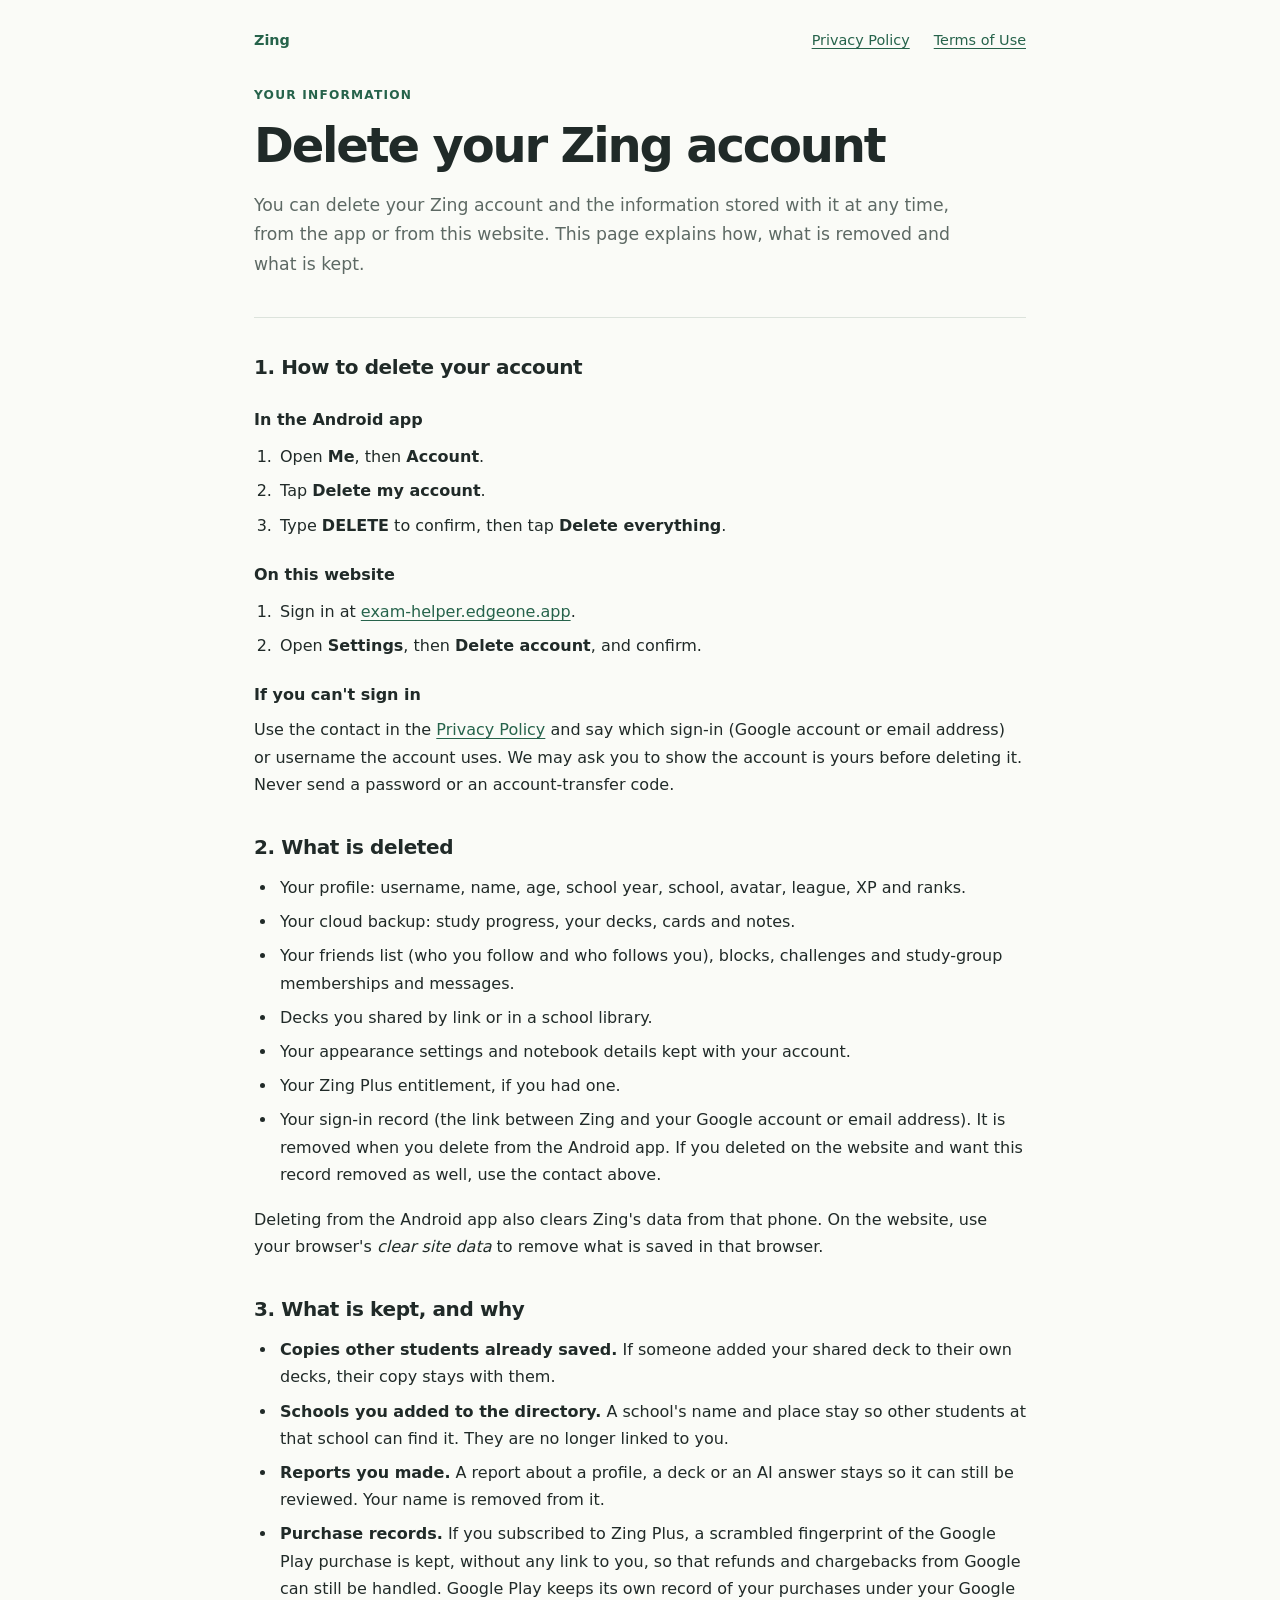
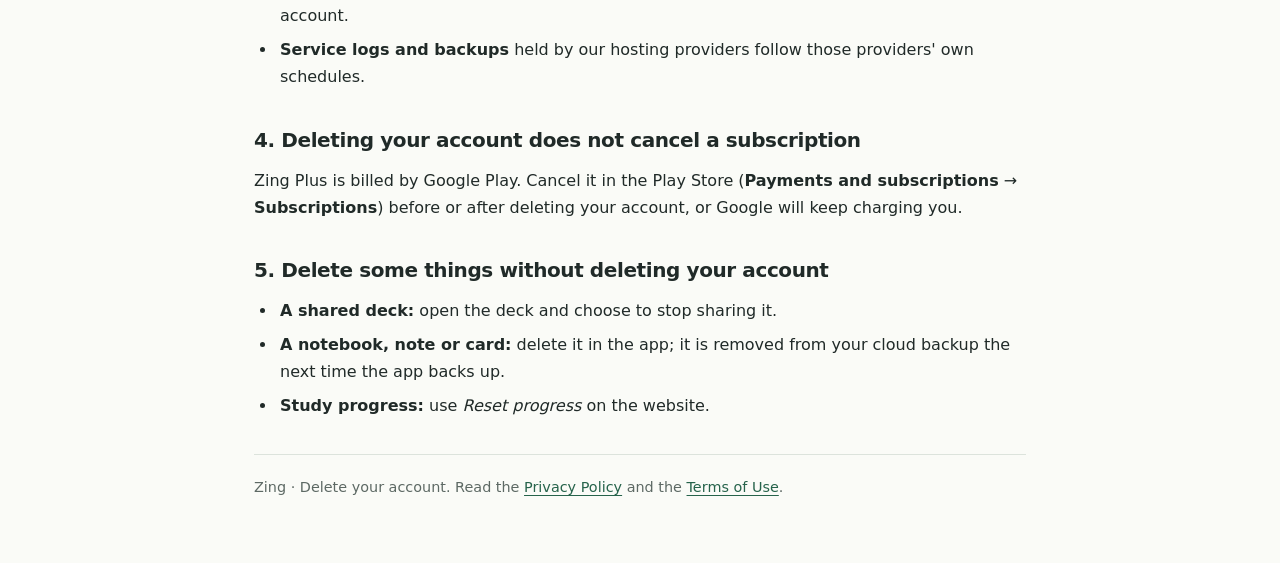
<file: delete-account.html>
<!doctype html>
<html lang="en">
<head>
  <meta charset="utf-8">
  <meta name="viewport" content="width=device-width, initial-scale=1">
  <title>Delete your account · Zing</title>
  <style>
    :root { color-scheme:light; --ink:#202a28; --muted:#5d6964; --line:#dce3dc; --green:#26634b; --paper:#fafbf7; }
    * { box-sizing:border-box; } body { margin:0; background:var(--paper); color:var(--ink); font:16px/1.7 system-ui,-apple-system,"Segoe UI",sans-serif; overflow-wrap:break-word; }
    .wrap { width:min(820px,100%); margin:auto; padding:28px 24px 64px; } a { color:var(--green); text-underline-offset:3px; } a:focus-visible { outline:3px solid #d8ae4e; outline-offset:4px; }
    nav { display:flex; flex-wrap:wrap; gap:12px 24px; font-size:.9rem; margin-bottom:28px; } .brand { color:var(--green); font-weight:750; text-decoration:none; margin-right:auto; }
    .draft { padding:13px 16px; background:#fff3d4; border:1px solid #e8d497; border-radius:12px; font-size:.9rem; margin-bottom:30px; }
    header { padding-bottom:24px; border-bottom:1px solid var(--line); } .eyebrow { color:var(--green); font-weight:700; letter-spacing:.1em; text-transform:uppercase; font-size:.76rem; }
    h1 { font-size:clamp(2.1rem,6vw,3rem); letter-spacing:-.045em; line-height:1.15; margin:10px 0 18px; } .lead { color:var(--muted); font-size:1.08rem; max-width:65ch; }
    h2 { font-size:1.25rem; letter-spacing:-.02em; margin:32px 0 10px; } h3 { font-size:1rem; margin:22px 0 8px; } p { margin:0 0 14px; } ul,ol { padding-left:23px; margin:10px 0 18px; } li { padding-left:3px; margin:7px 0; }
    .note { border-left:3px solid #9ab69f; background:#eff4ed; padding:14px 18px; border-radius:0 10px 10px 0; } .note p:last-child { margin-bottom:0; } footer { border-top:1px solid var(--line); margin-top:34px; padding-top:20px; color:var(--muted); font-size:.9rem; }
    @media print { .draft,nav { display:none; } body { background:white; } .wrap { width:100%; padding:0; } h2 { break-after:avoid; } }
  </style>
</head>
<body>
  <main class="wrap">
    <nav aria-label="Policy navigation"><a class="brand" href="https://exam-helper.edgeone.app/">Zing</a><a href="privacy.html">Privacy Policy</a><a href="terms.html">Terms of Use</a></nav>
    <header>
      <span class="eyebrow">Your information</span>
      <h1>Delete your Zing account</h1>
      <p class="lead">You can delete your Zing account and the information stored with it at any time, from the app or from this website. This page explains how, what is removed and what is kept.</p>
    </header>

    <h2>1. How to delete your account</h2>
    <h3>In the Android app</h3>
    <ol>
      <li>Open <strong>Me</strong>, then <strong>Account</strong>.</li>
      <li>Tap <strong>Delete my account</strong>.</li>
      <li>Type <strong>DELETE</strong> to confirm, then tap <strong>Delete everything</strong>.</li>
    </ol>
    <h3>On this website</h3>
    <ol>
      <li>Sign in at <a href="https://exam-helper.edgeone.app/">exam-helper.edgeone.app</a>.</li>
      <li>Open <strong>Settings</strong>, then <strong>Delete account</strong>, and confirm.</li>
    </ol>
    <h3>If you can't sign in</h3>
    <p>Use the contact in the <a href="privacy.html">Privacy Policy</a> and say which sign-in (Google account or email address) or username the account uses. We may ask you to show the account is yours before deleting it. Never send a password or an account-transfer code.</p>

    <h2>2. What is deleted</h2>
    <ul>
      <li>Your profile: username, name, age, school year, school, avatar, league, XP and ranks.</li>
      <li>Your cloud backup: study progress, your decks, cards and notes.</li>
      <li>Your friends list (who you follow and who follows you), blocks, challenges and study-group memberships and messages.</li>
      <li>Decks you shared by link or in a school library.</li>
      <li>Your appearance settings and notebook details kept with your account.</li>
      <li>Your Zing Plus entitlement, if you had one.</li>
      <li>Your sign-in record (the link between Zing and your Google account or email address). It is removed when you delete from the Android app. If you deleted on the website and want this record removed as well, use the contact above.</li>
    </ul>
    <p>Deleting from the Android app also clears Zing's data from that phone. On the website, use your browser's <em>clear site data</em> to remove what is saved in that browser.</p>

    <h2>3. What is kept, and why</h2>
    <ul>
      <li><strong>Copies other students already saved.</strong> If someone added your shared deck to their own decks, their copy stays with them.</li>
      <li><strong>Schools you added to the directory.</strong> A school's name and place stay so other students at that school can find it. They are no longer linked to you.</li>
      <li><strong>Reports you made.</strong> A report about a profile, a deck or an AI answer stays so it can still be reviewed. Your name is removed from it.</li>
      <li><strong>Purchase records.</strong> If you subscribed to Zing Plus, a scrambled fingerprint of the Google Play purchase is kept, without any link to you, so that refunds and chargebacks from Google can still be handled. Google Play keeps its own record of your purchases under your Google account.</li>
      <li><strong>Service logs and backups</strong> held by our hosting providers follow those providers' own schedules.</li>
    </ul>

    <h2>4. Deleting your account does not cancel a subscription</h2>
    <p>Zing Plus is billed by Google Play. Cancel it in the Play Store (<strong>Payments and subscriptions</strong> → <strong>Subscriptions</strong>) before or after deleting your account, or Google will keep charging you.</p>

    <h2>5. Delete some things without deleting your account</h2>
    <ul>
      <li><strong>A shared deck:</strong> open the deck and choose to stop sharing it.</li>
      <li><strong>A notebook, note or card:</strong> delete it in the app; it is removed from your cloud backup the next time the app backs up.</li>
      <li><strong>Study progress:</strong> use <em>Reset progress</em> on the website.</li>
    </ul>

    <footer>Zing · Delete your account. Read the <a href="privacy.html">Privacy Policy</a> and the <a href="terms.html">Terms of Use</a>.</footer>
  </main>
</body>
</html>
</file>
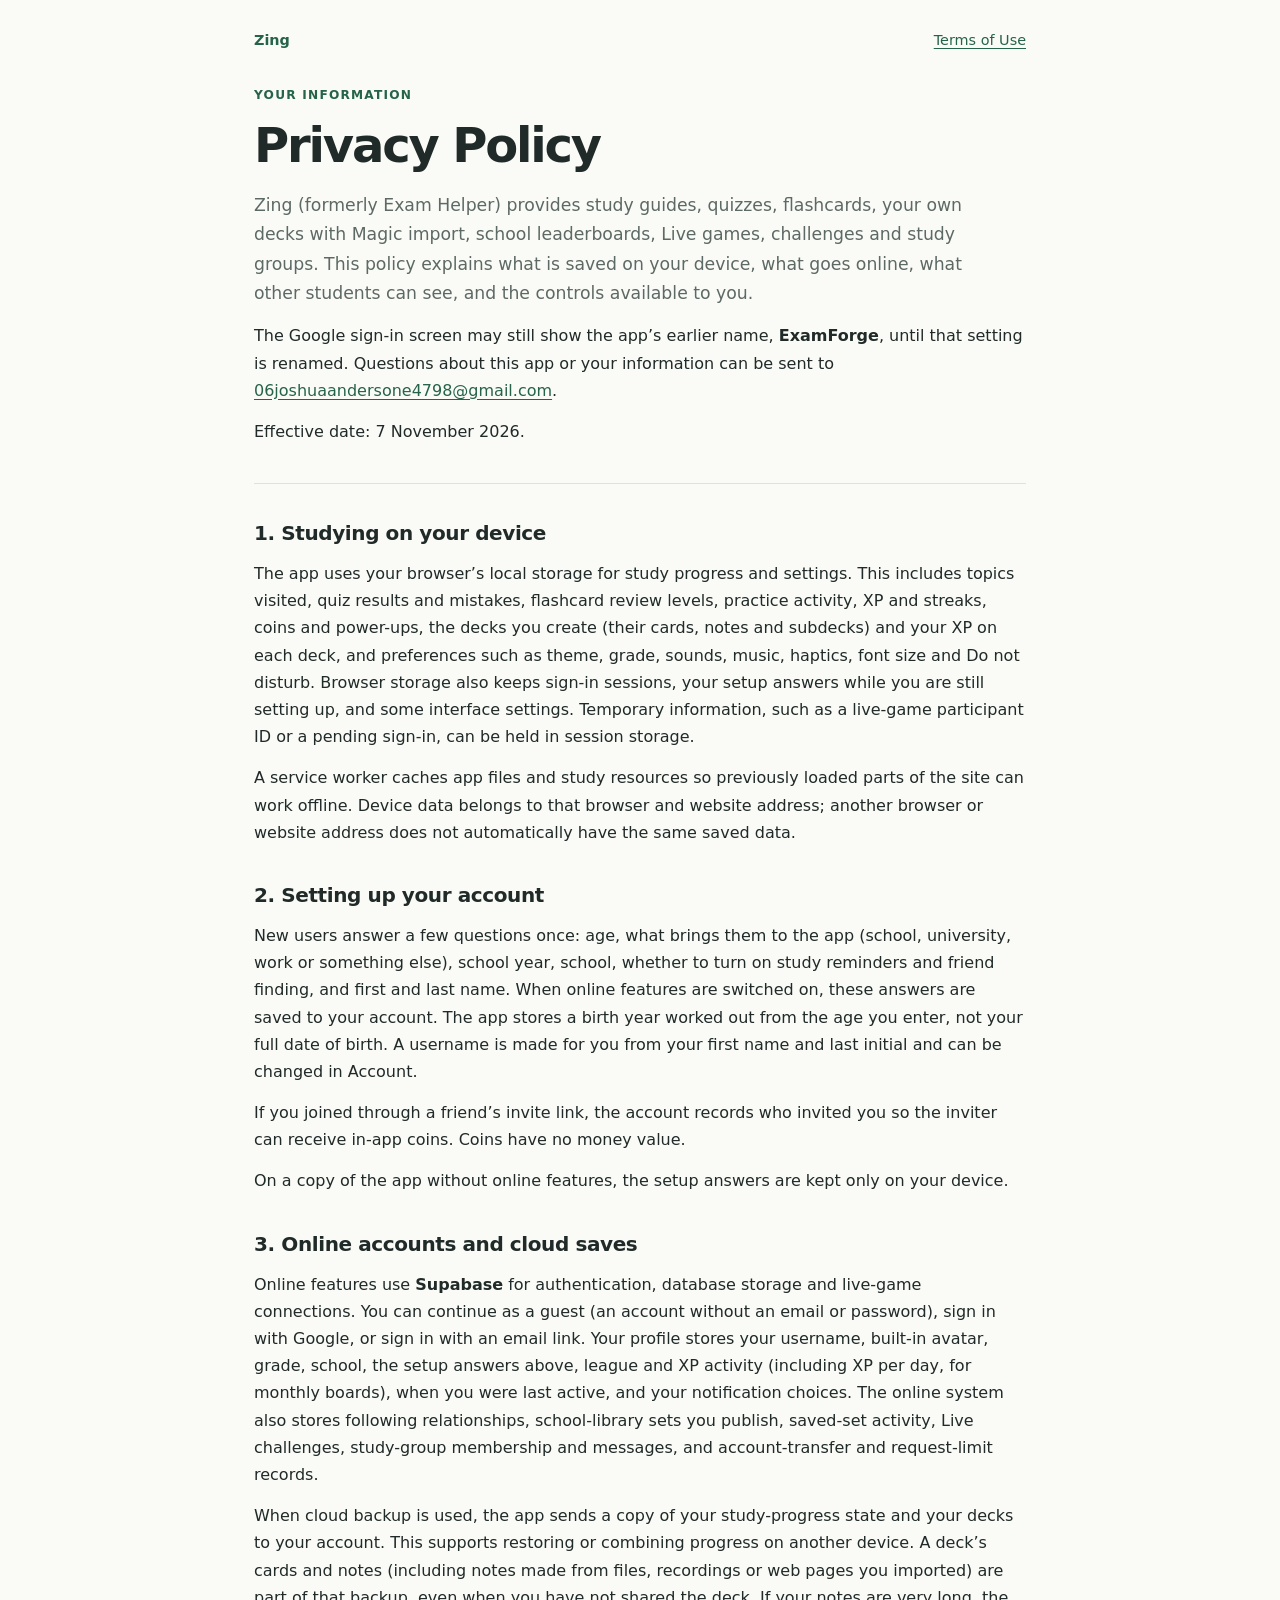
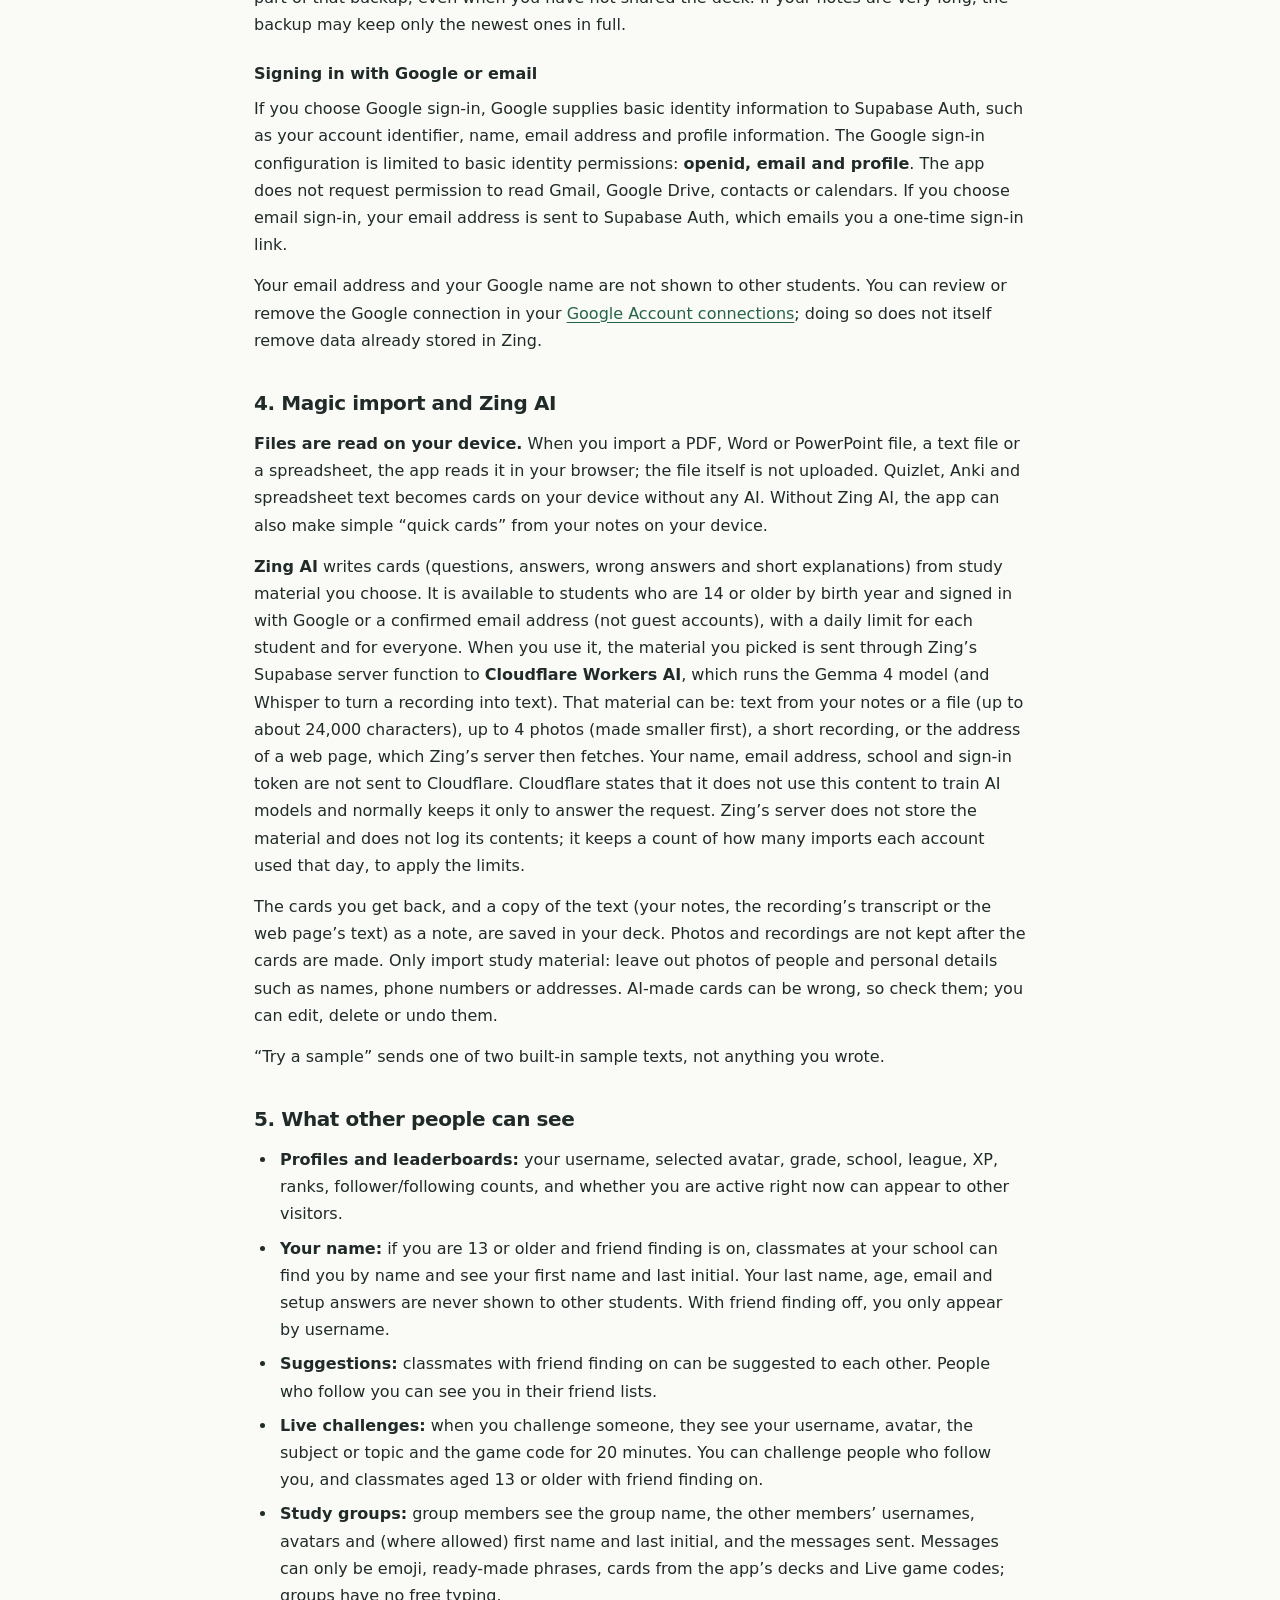
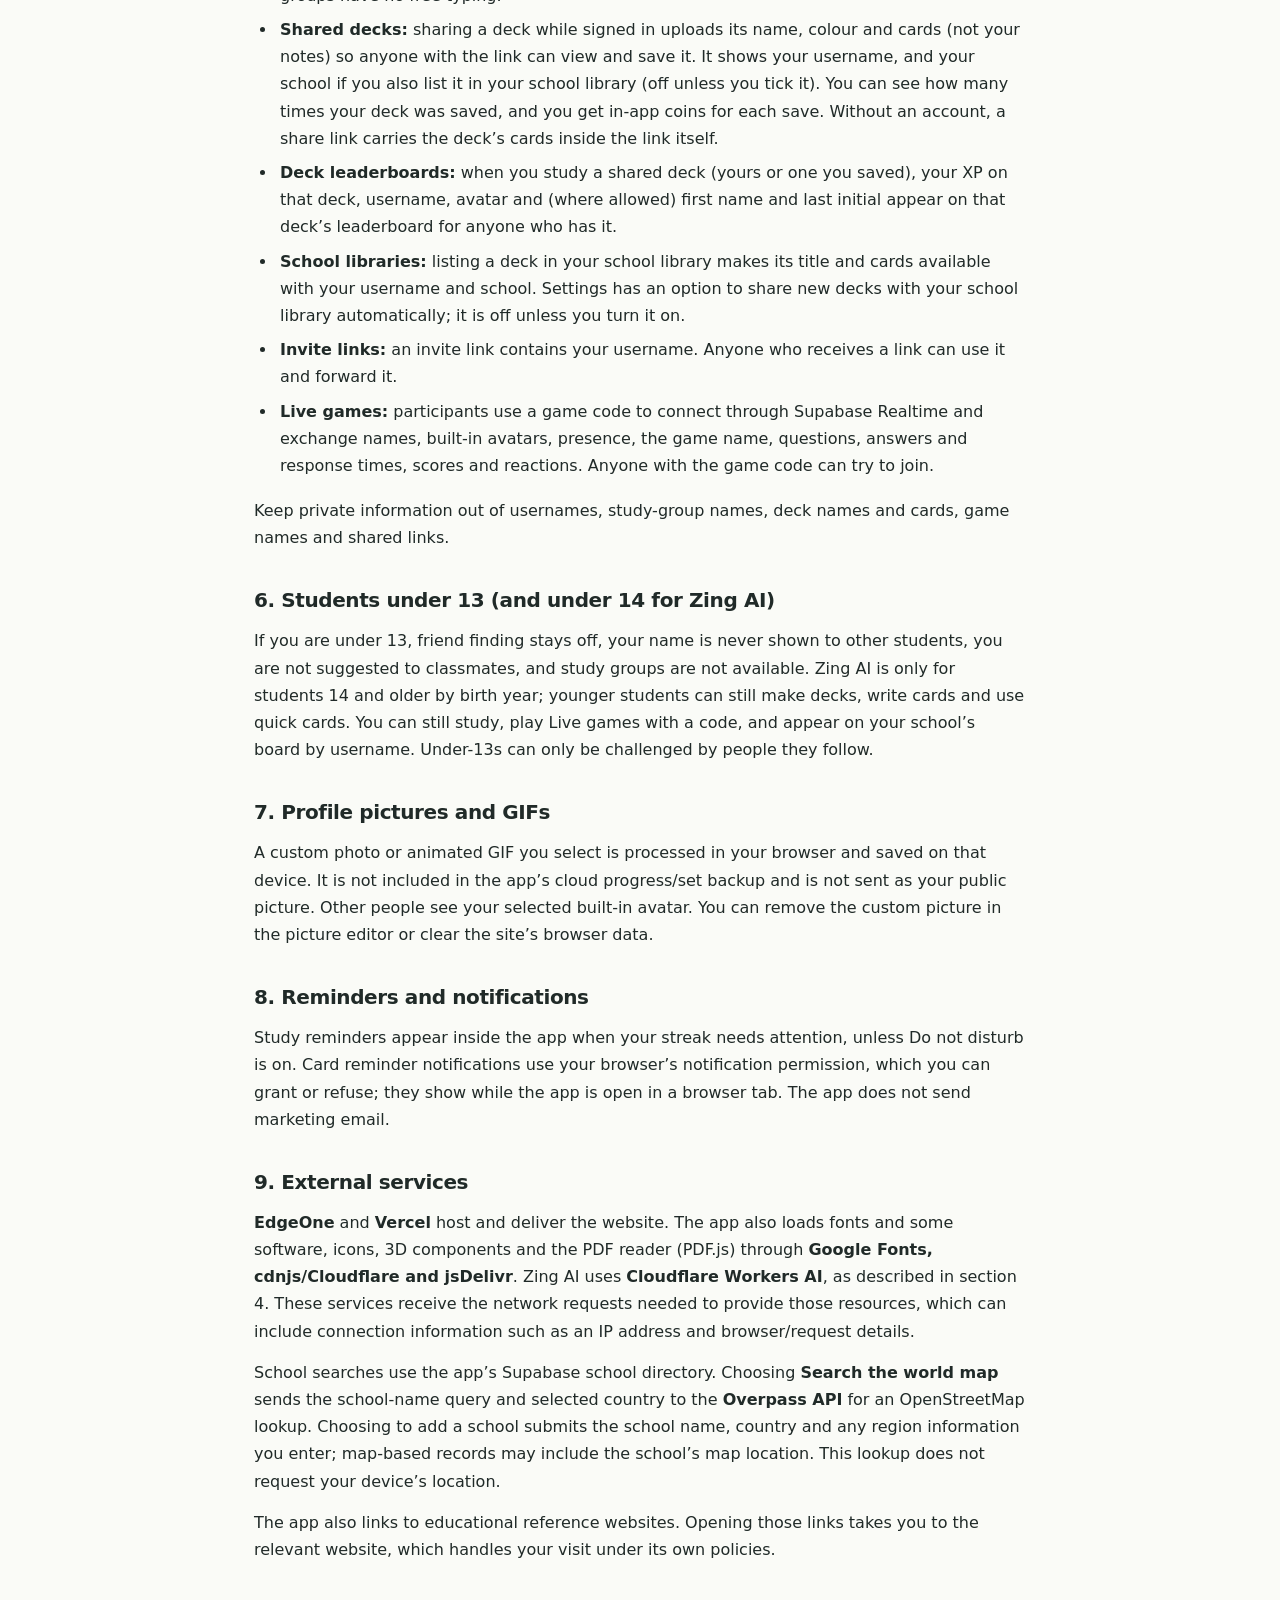
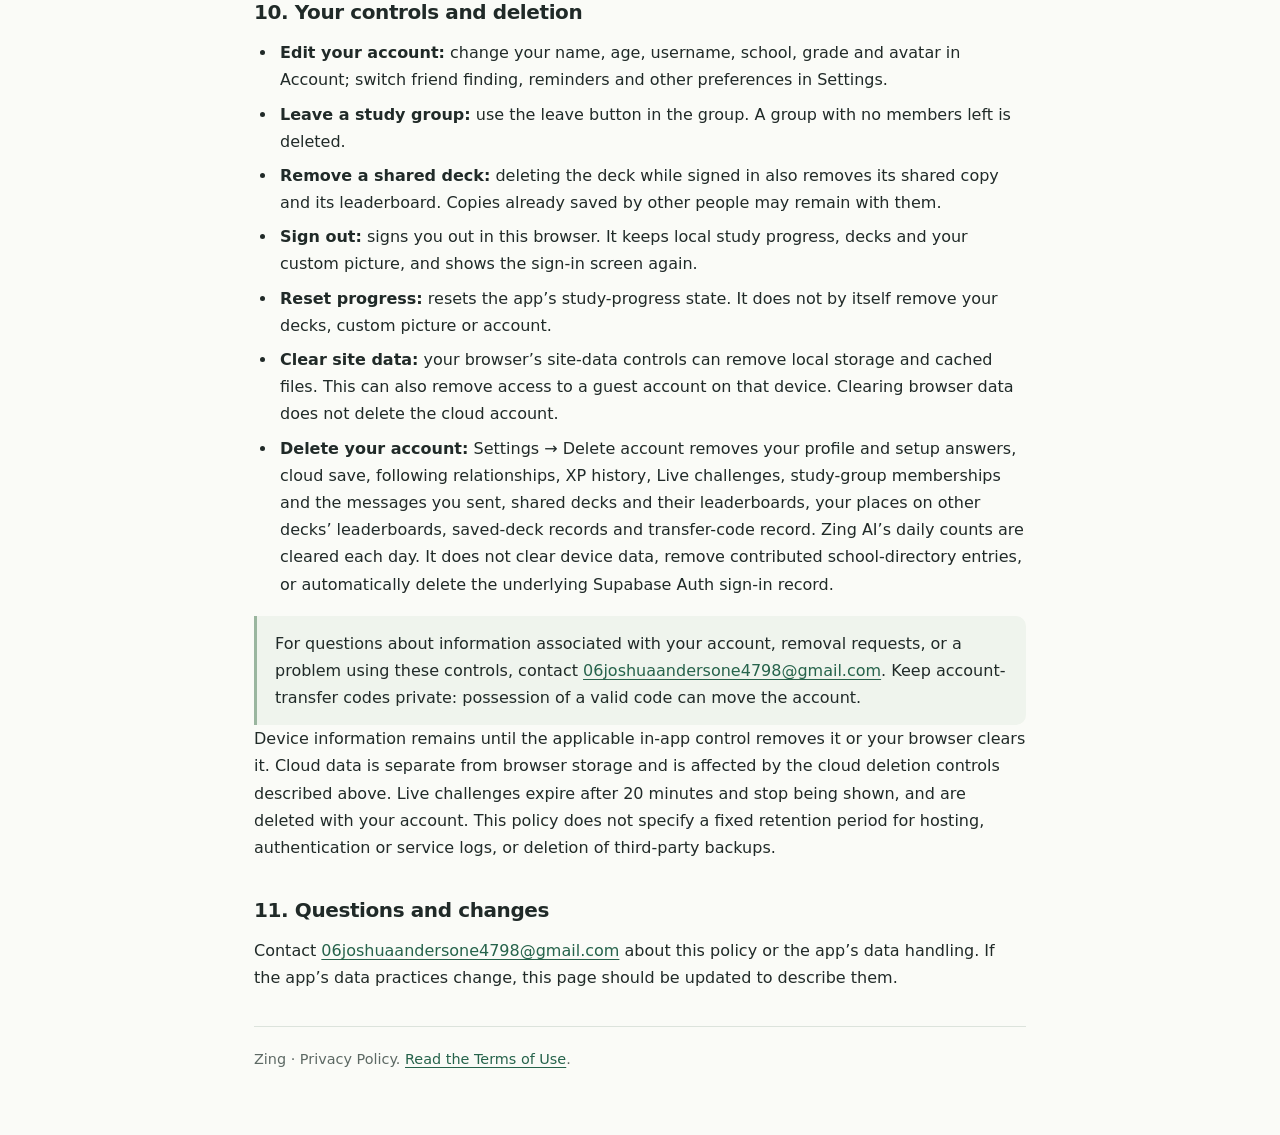
<file: privacy.html>
<!doctype html>
<html lang="en">
<head>
  <meta charset="utf-8">
  <meta name="viewport" content="width=device-width, initial-scale=1">
  <title>Privacy Policy · Zing</title>
  <style>
    :root { color-scheme:light; --ink:#202a28; --muted:#5d6964; --line:#dce3dc; --green:#26634b; --paper:#fafbf7; }
    * { box-sizing:border-box; } body { margin:0; background:var(--paper); color:var(--ink); font:16px/1.7 system-ui,-apple-system,"Segoe UI",sans-serif; overflow-wrap:break-word; }
    .wrap { width:min(820px,100%); margin:auto; padding:28px 24px 64px; } a { color:var(--green); text-underline-offset:3px; } a:focus-visible { outline:3px solid #d8ae4e; outline-offset:4px; }
    nav { display:flex; flex-wrap:wrap; gap:12px 24px; font-size:.9rem; margin-bottom:28px; } .brand { color:var(--green); font-weight:750; text-decoration:none; margin-right:auto; }
    .draft { padding:13px 16px; background:#fff3d4; border:1px solid #e8d497; border-radius:12px; font-size:.9rem; margin-bottom:30px; }
    header { padding-bottom:24px; border-bottom:1px solid var(--line); } .eyebrow { color:var(--green); font-weight:700; letter-spacing:.1em; text-transform:uppercase; font-size:.76rem; }
    h1 { font-size:clamp(2.1rem,6vw,3rem); letter-spacing:-.045em; line-height:1.15; margin:10px 0 18px; } .lead { color:var(--muted); font-size:1.08rem; max-width:65ch; }
    h2 { font-size:1.25rem; letter-spacing:-.02em; margin:32px 0 10px; } h3 { font-size:1rem; margin:22px 0 8px; } p { margin:0 0 14px; } ul,ol { padding-left:23px; margin:10px 0 18px; } li { padding-left:3px; margin:7px 0; }
    .note { border-left:3px solid #9ab69f; background:#eff4ed; padding:14px 18px; border-radius:0 10px 10px 0; } .note p:last-child { margin-bottom:0; } footer { border-top:1px solid var(--line); margin-top:34px; padding-top:20px; color:var(--muted); font-size:.9rem; }
    @media print { .draft,nav { display:none; } body { background:white; } .wrap { width:100%; padding:0; } h2 { break-after:avoid; } }
  </style>
</head>
<body>
  <main class="wrap">
    <nav aria-label="Policy navigation"><a class="brand" href="https://exam-helper.edgeone.app/">Zing</a><a href="terms.html">Terms of Use</a></nav>
    <header>
      <span class="eyebrow">Your information</span>
      <h1>Privacy Policy</h1>
      <p class="lead">Zing (formerly Exam Helper) provides study guides, quizzes, flashcards, your own decks with Magic import, school leaderboards, Live games, challenges and study groups. This policy explains what is saved on your device, what goes online, what other students can see, and the controls available to you.</p>
      <p>The Google sign-in screen may still show the app’s earlier name, <strong>ExamForge</strong>, until that setting is renamed. Questions about this app or your information can be sent to <a href="mailto:06joshuaandersone4798@gmail.com">06joshuaandersone4798@gmail.com</a>.</p>
    <p>Effective date: 7 November 2026.</p></header>

    <h2>1. Studying on your device</h2>
    <p>The app uses your browser’s local storage for study progress and settings. This includes topics visited, quiz results and mistakes, flashcard review levels, practice activity, XP and streaks, coins and power-ups, the decks you create (their cards, notes and subdecks) and your XP on each deck, and preferences such as theme, grade, sounds, music, haptics, font size and Do not disturb. Browser storage also keeps sign-in sessions, your setup answers while you are still setting up, and some interface settings. Temporary information, such as a live-game participant ID or a pending sign-in, can be held in session storage.</p>
    <p>A service worker caches app files and study resources so previously loaded parts of the site can work offline. Device data belongs to that browser and website address; another browser or website address does not automatically have the same saved data.</p>

    <h2>2. Setting up your account</h2>
    <p>New users answer a few questions once: age, what brings them to the app (school, university, work or something else), school year, school, whether to turn on study reminders and friend finding, and first and last name. When online features are switched on, these answers are saved to your account. The app stores a birth year worked out from the age you enter, not your full date of birth. A username is made for you from your first name and last initial and can be changed in Account.</p>
    <p>If you joined through a friend’s invite link, the account records who invited you so the inviter can receive in-app coins. Coins have no money value.</p>
    <p>On a copy of the app without online features, the setup answers are kept only on your device.</p>

    <h2>3. Online accounts and cloud saves</h2>
    <p>Online features use <strong>Supabase</strong> for authentication, database storage and live-game connections. You can continue as a guest (an account without an email or password), sign in with Google, or sign in with an email link. Your profile stores your username, built-in avatar, grade, school, the setup answers above, league and XP activity (including XP per day, for monthly boards), when you were last active, and your notification choices. The online system also stores following relationships, school-library sets you publish, saved-set activity, Live challenges, study-group membership and messages, and account-transfer and request-limit records.</p>
    <p>When cloud backup is used, the app sends a copy of your study-progress state and your decks to your account. This supports restoring or combining progress on another device. A deck’s cards and notes (including notes made from files, recordings or web pages you imported) are part of that backup, even when you have not shared the deck. If your notes are very long, the backup may keep only the newest ones in full.</p>

    <h3>Signing in with Google or email</h3>
    <p>If you choose Google sign-in, Google supplies basic identity information to Supabase Auth, such as your account identifier, name, email address and profile information. The Google sign-in configuration is limited to basic identity permissions: <strong>openid, email and profile</strong>. The app does not request permission to read Gmail, Google Drive, contacts or calendars. If you choose email sign-in, your email address is sent to Supabase Auth, which emails you a one-time sign-in link.</p>
    <p>Your email address and your Google name are not shown to other students. You can review or remove the Google connection in your <a href="https://myaccount.google.com/connections">Google Account connections</a>; doing so does not itself remove data already stored in Zing.</p>

    <h2>4. Magic import and Zing AI</h2>
    <p><strong>Files are read on your device.</strong> When you import a PDF, Word or PowerPoint file, a text file or a spreadsheet, the app reads it in your browser; the file itself is not uploaded. Quizlet, Anki and spreadsheet text becomes cards on your device without any AI. Without Zing AI, the app can also make simple “quick cards” from your notes on your device.</p>
    <p><strong>Zing AI</strong> writes cards (questions, answers, wrong answers and short explanations) from study material you choose. It is available to students who are 14 or older by birth year and signed in with Google or a confirmed email address (not guest accounts), with a daily limit for each student and for everyone. When you use it, the material you picked is sent through Zing’s Supabase server function to <strong>Cloudflare Workers AI</strong>, which runs the Gemma 4 model (and Whisper to turn a recording into text). That material can be: text from your notes or a file (up to about 24,000 characters), up to 4 photos (made smaller first), a short recording, or the address of a web page, which Zing’s server then fetches. Your name, email address, school and sign-in token are not sent to Cloudflare. Cloudflare states that it does not use this content to train AI models and normally keeps it only to answer the request. Zing’s server does not store the material and does not log its contents; it keeps a count of how many imports each account used that day, to apply the limits.</p>
    <p>The cards you get back, and a copy of the text (your notes, the recording’s transcript or the web page’s text) as a note, are saved in your deck. Photos and recordings are not kept after the cards are made. Only import study material: leave out photos of people and personal details such as names, phone numbers or addresses. AI-made cards can be wrong, so check them; you can edit, delete or undo them.</p>
    <p>“Try a sample” sends one of two built-in sample texts, not anything you wrote.</p>

    <h2>5. What other people can see</h2>
    <ul>
      <li><strong>Profiles and leaderboards:</strong> your username, selected avatar, grade, school, league, XP, ranks, follower/following counts, and whether you are active right now can appear to other visitors.</li>
      <li><strong>Your name:</strong> if you are 13 or older and friend finding is on, classmates at your school can find you by name and see your first name and last initial. Your last name, age, email and setup answers are never shown to other students. With friend finding off, you only appear by username.</li>
      <li><strong>Suggestions:</strong> classmates with friend finding on can be suggested to each other. People who follow you can see you in their friend lists.</li>
      <li><strong>Live challenges:</strong> when you challenge someone, they see your username, avatar, the subject or topic and the game code for 20 minutes. You can challenge people who follow you, and classmates aged 13 or older with friend finding on.</li>
      <li><strong>Study groups:</strong> group members see the group name, the other members’ usernames, avatars and (where allowed) first name and last initial, and the messages sent. Messages can only be emoji, ready-made phrases, cards from the app’s decks and Live game codes; groups have no free typing.</li>
      <li><strong>Shared decks:</strong> sharing a deck while signed in uploads its name, colour and cards (not your notes) so anyone with the link can view and save it. It shows your username, and your school if you also list it in your school library (off unless you tick it). You can see how many times your deck was saved, and you get in-app coins for each save. Without an account, a share link carries the deck’s cards inside the link itself.</li>
      <li><strong>Deck leaderboards:</strong> when you study a shared deck (yours or one you saved), your XP on that deck, username, avatar and (where allowed) first name and last initial appear on that deck’s leaderboard for anyone who has it.</li>
      <li><strong>School libraries:</strong> listing a deck in your school library makes its title and cards available with your username and school. Settings has an option to share new decks with your school library automatically; it is off unless you turn it on.</li>
      <li><strong>Invite links:</strong> an invite link contains your username. Anyone who receives a link can use it and forward it.</li>
      <li><strong>Live games:</strong> participants use a game code to connect through Supabase Realtime and exchange names, built-in avatars, presence, the game name, questions, answers and response times, scores and reactions. Anyone with the game code can try to join.</li>
    </ul>
    <p>Keep private information out of usernames, study-group names, deck names and cards, game names and shared links.</p>

    <h2>6. Students under 13 (and under 14 for Zing AI)</h2>
    <p>If you are under 13, friend finding stays off, your name is never shown to other students, you are not suggested to classmates, and study groups are not available. Zing AI is only for students 14 and older by birth year; younger students can still make decks, write cards and use quick cards. You can still study, play Live games with a code, and appear on your school’s board by username. Under-13s can only be challenged by people they follow.</p>

    <h2>7. Profile pictures and GIFs</h2>
    <p>A custom photo or animated GIF you select is processed in your browser and saved on that device. It is not included in the app’s cloud progress/set backup and is not sent as your public picture. Other people see your selected built-in avatar. You can remove the custom picture in the picture editor or clear the site’s browser data.</p>

    <h2>8. Reminders and notifications</h2>
    <p>Study reminders appear inside the app when your streak needs attention, unless Do not disturb is on. Card reminder notifications use your browser’s notification permission, which you can grant or refuse; they show while the app is open in a browser tab. The app does not send marketing email.</p>

    <h2>9. External services</h2>
    <p><strong>EdgeOne</strong> and <strong>Vercel</strong> host and deliver the website. The app also loads fonts and some software, icons, 3D components and the PDF reader (PDF.js) through <strong>Google Fonts, cdnjs/Cloudflare and jsDelivr</strong>. Zing AI uses <strong>Cloudflare Workers AI</strong>, as described in section 4. These services receive the network requests needed to provide those resources, which can include connection information such as an IP address and browser/request details.</p>
    <p>School searches use the app’s Supabase school directory. Choosing <strong>Search the world map</strong> sends the school-name query and selected country to the <strong>Overpass API</strong> for an OpenStreetMap lookup. Choosing to add a school submits the school name, country and any region information you enter; map-based records may include the school’s map location. This lookup does not request your device’s location.</p>
    <p>The app also links to educational reference websites. Opening those links takes you to the relevant website, which handles your visit under its own policies.</p>

    <h2>10. Your controls and deletion</h2>
    <ul>
      <li><strong>Edit your account:</strong> change your name, age, username, school, grade and avatar in Account; switch friend finding, reminders and other preferences in Settings.</li>
      <li><strong>Leave a study group:</strong> use the leave button in the group. A group with no members left is deleted.</li>
      <li><strong>Remove a shared deck:</strong> deleting the deck while signed in also removes its shared copy and its leaderboard. Copies already saved by other people may remain with them.</li>
      <li><strong>Sign out:</strong> signs you out in this browser. It keeps local study progress, decks and your custom picture, and shows the sign-in screen again.</li>
      <li><strong>Reset progress:</strong> resets the app’s study-progress state. It does not by itself remove your decks, custom picture or account.</li>
      <li><strong>Clear site data:</strong> your browser’s site-data controls can remove local storage and cached files. This can also remove access to a guest account on that device. Clearing browser data does not delete the cloud account.</li>
      <li><strong>Delete your account:</strong> Settings → Delete account removes your profile and setup answers, cloud save, following relationships, XP history, Live challenges, study-group memberships and the messages you sent, shared decks and their leaderboards, your places on other decks’ leaderboards, saved-deck records and transfer-code record. Zing AI’s daily counts are cleared each day. It does not clear device data, remove contributed school-directory entries, or automatically delete the underlying Supabase Auth sign-in record.</li>
    </ul>
    <div class="note"><p>For questions about information associated with your account, removal requests, or a problem using these controls, contact <a href="mailto:06joshuaandersone4798@gmail.com">06joshuaandersone4798@gmail.com</a>. Keep account-transfer codes private: possession of a valid code can move the account.</p></div>
    <p>Device information remains until the applicable in-app control removes it or your browser clears it. Cloud data is separate from browser storage and is affected by the cloud deletion controls described above. Live challenges expire after 20 minutes and stop being shown, and are deleted with your account. This policy does not specify a fixed retention period for hosting, authentication or service logs, or deletion of third-party backups.</p>

    <h2>11. Questions and changes</h2>
    <p>Contact <a href="mailto:06joshuaandersone4798@gmail.com">06joshuaandersone4798@gmail.com</a> about this policy or the app’s data handling. If the app’s data practices change, this page should be updated to describe them.</p>
    <footer>Zing · Privacy Policy. <a href="terms.html">Read the Terms of Use</a>.</footer>
  </main>
</body>
</html>
</file>
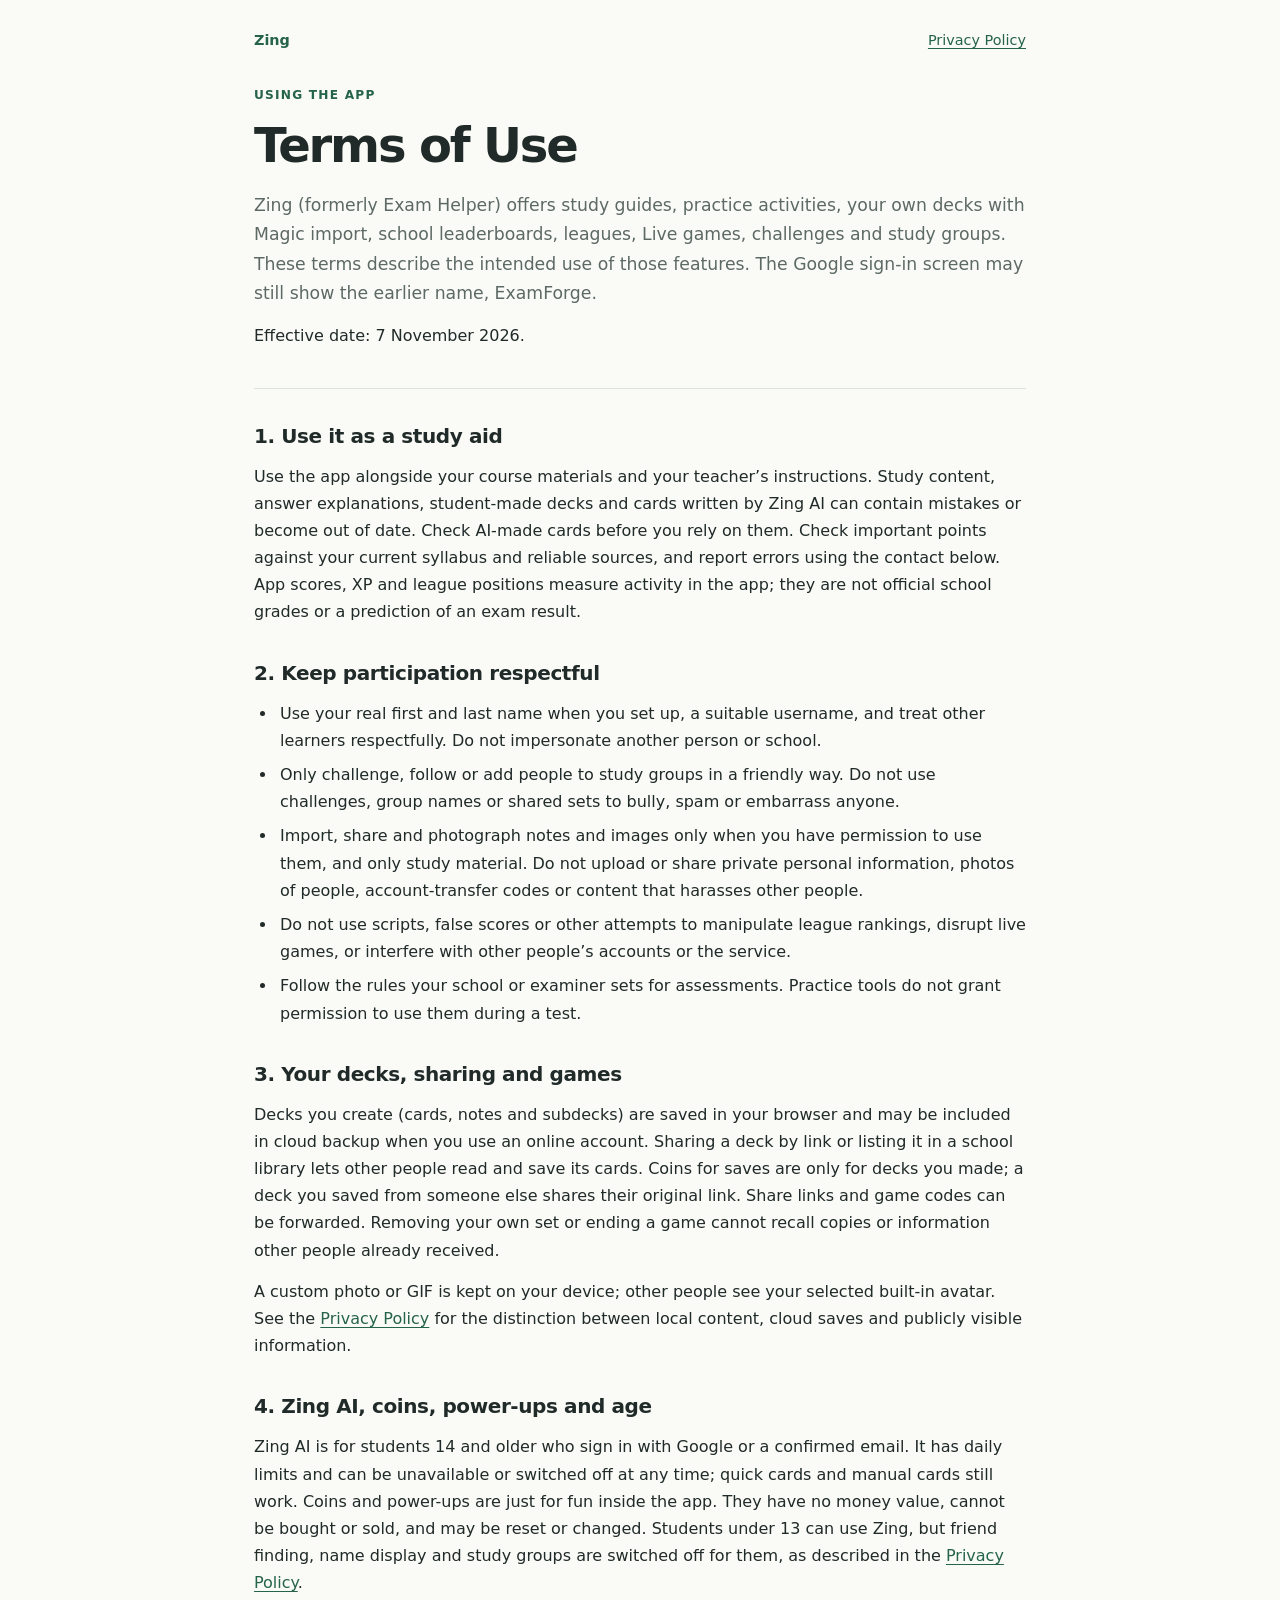
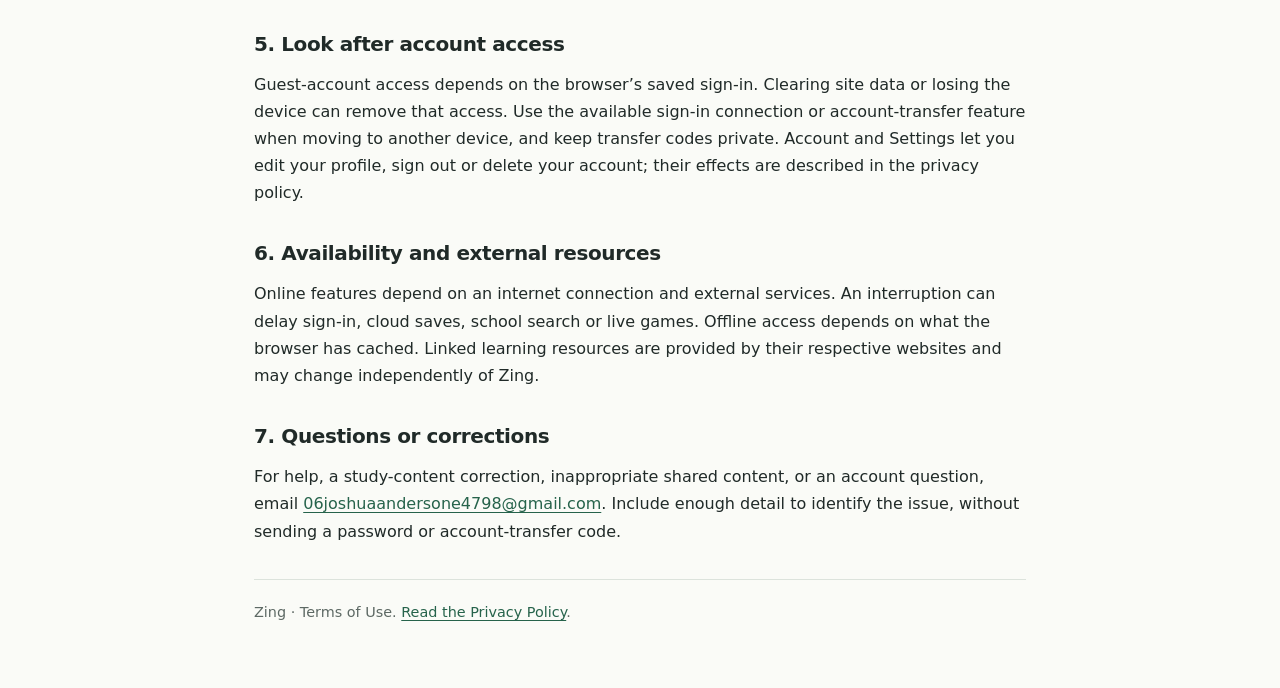
<file: terms.html>
<!doctype html>
<html lang="en">
<head>
  <meta charset="utf-8">
  <meta name="viewport" content="width=device-width, initial-scale=1">
  <title>Terms of Use · Zing</title>
  <style>
    :root { color-scheme:light; --ink:#202a28; --muted:#5d6964; --line:#dce3dc; --green:#26634b; --paper:#fafbf7; }
    * { box-sizing:border-box; } body { margin:0; background:var(--paper); color:var(--ink); font:16px/1.7 system-ui,-apple-system,"Segoe UI",sans-serif; overflow-wrap:break-word; }
    .wrap { width:min(820px,100%); margin:auto; padding:28px 24px 64px; } a { color:var(--green); text-underline-offset:3px; } a:focus-visible { outline:3px solid #d8ae4e; outline-offset:4px; }
    nav { display:flex; flex-wrap:wrap; gap:12px 24px; font-size:.9rem; margin-bottom:28px; } .brand { color:var(--green); font-weight:750; text-decoration:none; margin-right:auto; }
    .draft { padding:13px 16px; background:#fff3d4; border:1px solid #e8d497; border-radius:12px; font-size:.9rem; margin-bottom:30px; }
    header { padding-bottom:24px; border-bottom:1px solid var(--line); } .eyebrow { color:var(--green); font-weight:700; letter-spacing:.1em; text-transform:uppercase; font-size:.76rem; }
    h1 { font-size:clamp(2.1rem,6vw,3rem); letter-spacing:-.045em; line-height:1.15; margin:10px 0 18px; } .lead { color:var(--muted); font-size:1.08rem; } h2 { font-size:1.25rem; letter-spacing:-.02em; margin:30px 0 10px; } p { margin:0 0 14px; } ul { padding-left:23px; margin:10px 0 18px; } li { padding-left:3px; margin:7px 0; }
    footer { border-top:1px solid var(--line); margin-top:34px; padding-top:20px; color:var(--muted); font-size:.9rem; }
    @media print { .draft,nav { display:none; } body { background:white; } .wrap { width:100%; padding:0; } h2 { break-after:avoid; } }
  </style>
</head>
<body>
  <main class="wrap">
    <nav aria-label="Policy navigation"><a class="brand" href="https://exam-helper.edgeone.app/">Zing</a><a href="privacy.html">Privacy Policy</a></nav>
    <header><span class="eyebrow">Using the app</span><h1>Terms of Use</h1><p class="lead">Zing (formerly Exam Helper) offers study guides, practice activities, your own decks with Magic import, school leaderboards, leagues, Live games, challenges and study groups. These terms describe the intended use of those features. The Google sign-in screen may still show the earlier name, ExamForge.</p><p>Effective date: 7 November 2026.</p></header>

    <h2>1. Use it as a study aid</h2>
    <p>Use the app alongside your course materials and your teacher’s instructions. Study content, answer explanations, student-made decks and cards written by Zing AI can contain mistakes or become out of date. Check AI-made cards before you rely on them. Check important points against your current syllabus and reliable sources, and report errors using the contact below. App scores, XP and league positions measure activity in the app; they are not official school grades or a prediction of an exam result.</p>

    <h2>2. Keep participation respectful</h2>
    <ul>
      <li>Use your real first and last name when you set up, a suitable username, and treat other learners respectfully. Do not impersonate another person or school.</li>
      <li>Only challenge, follow or add people to study groups in a friendly way. Do not use challenges, group names or shared sets to bully, spam or embarrass anyone.</li>
      <li>Import, share and photograph notes and images only when you have permission to use them, and only study material. Do not upload or share private personal information, photos of people, account-transfer codes or content that harasses other people.</li>
      <li>Do not use scripts, false scores or other attempts to manipulate league rankings, disrupt live games, or interfere with other people’s accounts or the service.</li>
      <li>Follow the rules your school or examiner sets for assessments. Practice tools do not grant permission to use them during a test.</li>
    </ul>

    <h2>3. Your decks, sharing and games</h2>
    <p>Decks you create (cards, notes and subdecks) are saved in your browser and may be included in cloud backup when you use an online account. Sharing a deck by link or listing it in a school library lets other people read and save its cards. Coins for saves are only for decks you made; a deck you saved from someone else shares their original link. Share links and game codes can be forwarded. Removing your own set or ending a game cannot recall copies or information other people already received.</p>
    <p>A custom photo or GIF is kept on your device; other people see your selected built-in avatar. See the <a href="privacy.html">Privacy Policy</a> for the distinction between local content, cloud saves and publicly visible information.</p>

    <h2>4. Zing AI, coins, power-ups and age</h2>
    <p>Zing AI is for students 14 and older who sign in with Google or a confirmed email. It has daily limits and can be unavailable or switched off at any time; quick cards and manual cards still work. Coins and power-ups are just for fun inside the app. They have no money value, cannot be bought or sold, and may be reset or changed. Students under 13 can use Zing, but friend finding, name display and study groups are switched off for them, as described in the <a href="privacy.html">Privacy Policy</a>.</p>

    <h2>5. Look after account access</h2>
    <p>Guest-account access depends on the browser’s saved sign-in. Clearing site data or losing the device can remove that access. Use the available sign-in connection or account-transfer feature when moving to another device, and keep transfer codes private. Account and Settings let you edit your profile, sign out or delete your account; their effects are described in the privacy policy.</p>

    <h2>6. Availability and external resources</h2>
    <p>Online features depend on an internet connection and external services. An interruption can delay sign-in, cloud saves, school search or live games. Offline access depends on what the browser has cached. Linked learning resources are provided by their respective websites and may change independently of Zing.</p>

    <h2>7. Questions or corrections</h2>
    <p>For help, a study-content correction, inappropriate shared content, or an account question, email <a href="mailto:06joshuaandersone4798@gmail.com">06joshuaandersone4798@gmail.com</a>. Include enough detail to identify the issue, without sending a password or account-transfer code.</p>
    <footer>Zing · Terms of Use. <a href="privacy.html">Read the Privacy Policy</a>.</footer>
  </main>
</body>
</html>
</file>
